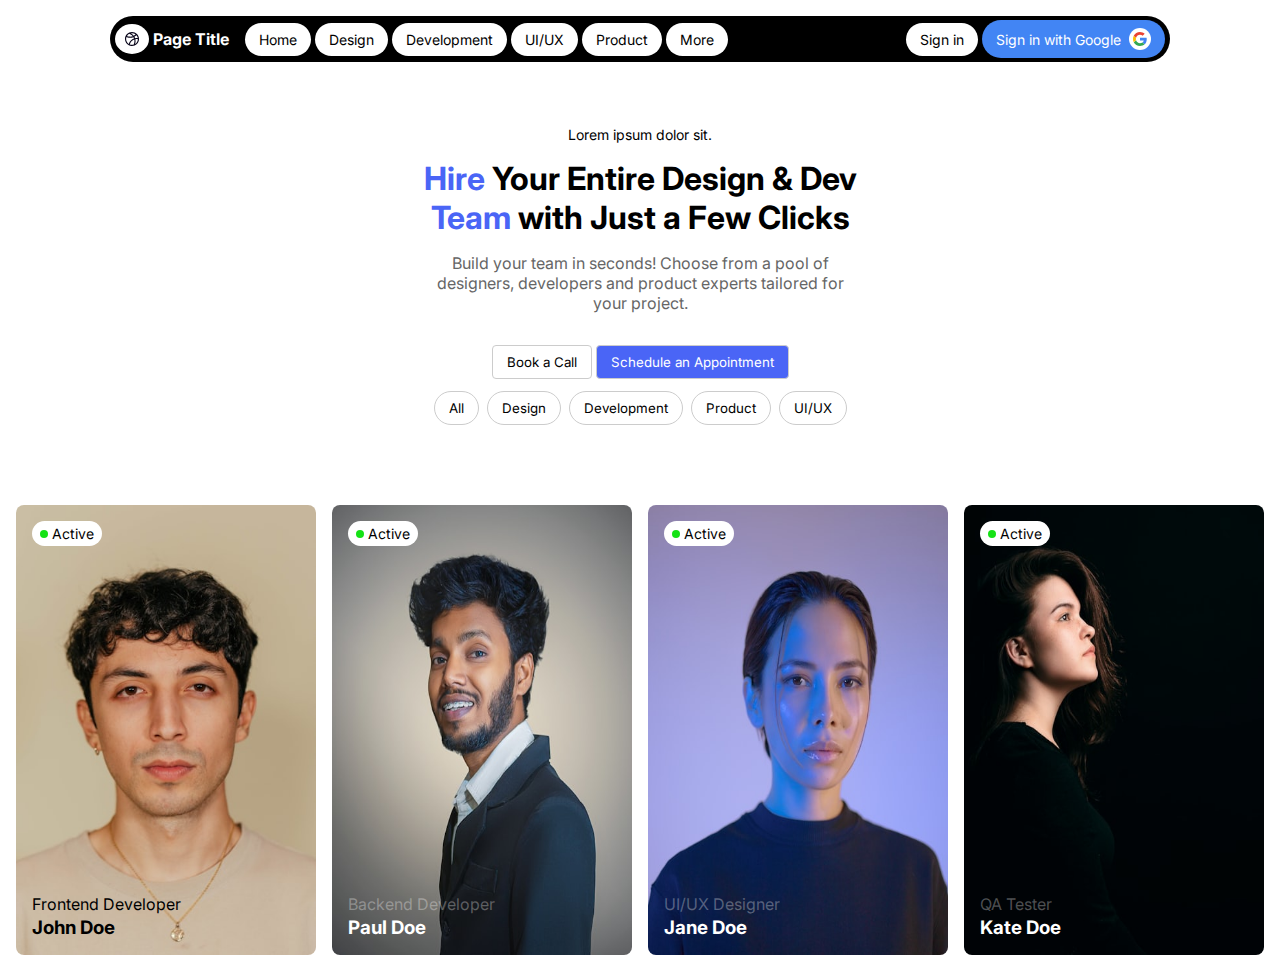
<file: startup-tech-page/index.html>
<!DOCTYPE html>
<html lang="en">
  <head>
    <meta charset="UTF-8" />
    <meta name="viewport" content="width=device-width, initial-scale=1.0" />
    <title>Startup Page</title>
    <link rel="stylesheet" href="./style/index.css" />
    <link rel="preconnect" href="https://fonts.googleapis.com" />
    <link rel="preconnect" href="https://fonts.gstatic.com" crossorigin />
    <link
      href="https://fonts.googleapis.com/css2?family=Inter:ital,opsz,wght@0,14..32,100..900;1,14..32,100..900&display=swap"
      rel="stylesheet"
    />
  </head>
  <body>
    <header>
      <div class="header-wrapper">
        <a href="#" class="page-title">
          <span
            ><svg
              width="14"
              height="14"
              viewBox="0 0 48 48"
              fill="none"
              xmlns="http://www.w3.org/2000/svg"
            >
              <path
                fill-rule="evenodd"
                clip-rule="evenodd"
                d="M24 0C10.742 0 0 10.7498 0 23.9956C0 36.5868 9.71393 46.9217 22.0532 47.9134V48H24C37.258 48 48 37.2502 48 24.0043C48 10.7595 37.2589 0 24 0ZM29.3032 43.4004C27.7975 43.8111 26.2214 44.0511 24.5969 44.0985H24C21.2911 44.0985 18.7067 43.562 16.3475 42.5894C18.6318 34.3589 24.8241 28.4635 31.9118 25.8292C33.135 31.7571 32.2471 38.1095 29.3032 43.4004ZM30.8326 22.08C22.7432 24.9937 15.6783 31.5568 12.8395 40.7165C7.44677 37.1096 3.8935 30.9649 3.8935 23.9956C3.8935 21.5243 4.33988 19.1566 5.15651 16.969C7.59064 18.1819 10.1934 19.0398 12.8701 19.5169C16.2797 20.142 19.7731 20.1212 23.1729 19.5082C25.108 19.1589 26.9973 18.6024 28.8087 17.8609C29.615 19.2013 30.2932 20.6137 30.8326 22.08ZM35.6646 24.7577C36.8336 30.1535 36.4791 35.8714 34.6135 41.0807C40.1485 37.6339 43.8853 31.5722 44.097 24.6278C41.3455 24.1289 38.4774 24.1898 35.6646 24.7577ZM43.8265 20.6423C40.7794 20.2144 37.6459 20.3534 34.5849 21.0073C33.9821 19.316 33.2212 17.6868 32.3146 16.1398C34.8294 14.6874 37.126 12.8594 39.1002 10.7278C41.5146 13.4731 43.1929 16.8813 43.8265 20.6423ZM13.558 15.6853C11.2327 15.2713 8.97419 14.525 6.86653 13.4717C8.67922 10.5282 11.2294 8.0868 14.2599 6.40545L14.2833 6.4128L14.2842 6.41308L14.2843 6.41311L14.2843 6.41313C14.6145 6.51703 14.9297 6.61622 15.2332 6.72516C15.3451 6.76792 15.4548 6.80949 15.562 6.85012L15.5636 6.85076L15.5637 6.85079L15.5638 6.85081C16.0559 7.03742 16.4954 7.20405 16.8625 7.37425L16.9673 7.42662L16.9923 7.43823C17.2241 7.54605 17.5582 7.70528 17.8592 7.84883C18.0192 7.92518 18.1699 7.99703 18.2911 8.05433L18.2956 8.0568C18.3968 8.11118 18.4819 8.15685 18.5611 8.2041C18.6256 8.24595 18.6832 8.27985 18.7141 8.29793C18.7706 8.331 18.8287 8.3637 18.8765 8.39033C18.9174 8.41305 18.9575 8.43518 18.9876 8.45168L19.0027 8.46L19.0348 8.4777L19.0388 8.48003C19.0834 8.50575 19.1376 8.53665 19.1993 8.5719C19.3317 8.64743 19.499 8.7429 19.6828 8.85045C19.8123 8.92635 19.9335 8.99873 20.0323 9.06C20.1058 9.10565 20.1458 9.13213 20.161 9.14221L20.1619 9.1428C20.1681 9.14696 20.1695 9.14792 20.167 9.146L20.2524 9.21068L20.3472 9.267C20.4918 9.35281 20.6343 9.45141 20.8121 9.57443L20.8121 9.57446L20.8122 9.57451L20.8129 9.57503C20.8941 9.6312 20.9827 9.69248 21.0821 9.75998L21.1497 9.8058L21.2071 9.8382C21.2071 9.83826 21.2081 9.83896 21.2102 9.84037C21.2115 9.84127 21.2133 9.84247 21.2155 9.84398C21.2309 9.85438 21.2684 9.87966 21.3338 9.92648C21.4344 9.99848 21.5558 10.0889 21.6895 10.1894L21.8477 10.3086C21.9291 10.37 22.0116 10.4323 22.0818 10.4848C22.1745 10.5542 22.2879 10.6384 22.3903 10.7093C23.8842 11.8519 25.2498 13.1566 26.4655 14.5946C25.1721 15.0679 23.8389 15.4322 22.4815 15.6773C19.5224 16.2108 16.5 16.2252 13.5682 15.6872L13.5631 15.6862L13.558 15.6853ZM24 3.89279C28.615 3.89279 32.8666 5.44933 36.2598 8.06515C34.4807 9.98991 32.3974 11.6291 30.1163 12.9119C28.548 10.9186 26.7335 9.12387 24.7106 7.58288L24.6617 7.54568L24.611 7.51185L24.5972 7.50225C24.5864 7.49463 24.572 7.48433 24.5536 7.47092C24.5162 7.44378 24.4699 7.40953 24.4144 7.36796C24.3515 7.32087 24.2883 7.27322 24.2205 7.22204L24.2204 7.22194L24.2065 7.21144C24.1515 7.16991 24.0933 7.12598 24.0295 7.07809C23.8917 6.97443 23.7405 6.86168 23.6016 6.76216C23.5045 6.6926 23.365 6.59421 23.2225 6.50745L23.1322 6.44493L23.1317 6.44458L23.1316 6.44456C22.9463 6.31619 22.6683 6.12362 22.4153 5.96829C22.179 5.80263 21.8596 5.6139 21.6504 5.49137C21.4478 5.37274 21.2296 5.24823 21.0942 5.17093L21.0931 5.17033L20.9905 5.11166C20.9656 5.0971 20.9439 5.08501 20.9349 5.08002L20.9349 5.08L20.9344 5.07973L20.9332 5.07906L20.8807 5.04998L20.8629 5.04018C20.8327 5.02356 20.8024 5.00691 20.771 4.98941C20.735 4.96939 20.7059 4.95288 20.6847 4.94052L20.6701 4.93028L20.6184 4.89871C20.4314 4.78446 20.2366 4.68012 20.1308 4.62348L20.1286 4.62227L20.0917 4.60254L20.0465 4.57819L20.0001 4.55626C19.9072 4.5124 19.7698 4.44697 19.6139 4.37264C21.0257 4.05849 22.4935 3.89279 24 3.89279Z"
                fill="#060318"
              />
            </svg>
          </span>
          <h1>Page Title</h1>
        </a>

        <nav>
          <a href="#">Home</a>
          <a href="#">Design</a>
          <a href="#">Development</a>
          <a href="#">UI/UX</a>
          <a href="#">Product</a>
          <a href="#">More</a>
        </nav>
      </div>
      <div class="header-wrapper">
        <button>Sign in</button>
        <button>
          <span>Sign in with Google</span>
          <span
            ><svg
              width="14"
              height="14"
              viewBox="0 0 48 48"
              fill="none"
              xmlns="http://www.w3.org/2000/svg"
            >
              <path
                d="M23.9996 19.6363V28.9309H36.916C36.3488 31.9199 34.6468 34.4509 32.0941 36.1527L39.8831 42.1964C44.4213 38.0075 47.0395 31.8547 47.0395 24.5456C47.0395 22.8438 46.8868 21.2073 46.6031 19.6366L23.9996 19.6363Z"
                fill="#4285F4"
              />
              <path
                d="M10.5494 28.568L8.79263 29.9128L2.57434 34.7564C6.52342 42.589 14.6174 48 23.9991 48C30.4789 48 35.9116 45.8618 39.8826 42.1964L32.0936 36.1528C29.9554 37.5927 27.2281 38.4656 23.9991 38.4656C17.7591 38.4656 12.4575 34.2547 10.5592 28.5819L10.5494 28.568Z"
                fill="#34A853"
              />
              <path
                d="M2.57436 13.2436C0.938084 16.4726 0 20.1163 0 23.9999C0 27.8834 0.938084 31.5271 2.57436 34.7561C2.57436 34.7777 10.5599 28.5597 10.5599 28.5597C10.08 27.1197 9.79624 25.5925 9.79624 23.9996C9.79624 22.4067 10.08 20.8795 10.5599 19.4395L2.57436 13.2436Z"
                fill="#FBBC05"
              />
              <path
                d="M23.9996 9.55636C27.5342 9.55636 30.676 10.7781 33.1851 13.1345L40.0577 6.2619C35.8904 2.37833 30.4797 0 23.9996 0C14.6179 0 6.52342 5.38908 2.57434 13.2437L10.5597 19.44C12.4578 13.7672 17.7596 9.55636 23.9996 9.55636Z"
                fill="#EA4335"
              /></svg
          ></span>
        </button>
      </div>
      <div class="menu-icon">
        <svg
          width="18"
          height="14"
          viewBox="0 0 18 14"
          fill="none"
          xmlns="http://www.w3.org/2000/svg"
        >
          <path
            d="M1 1H17M1 7H17M1 13H17"
            stroke="white"
            stroke-width="2"
            stroke-linecap="round"
            stroke-linejoin="round"
          />
        </svg>
      </div>
    </header>
    <main>
      <div class="main-wrapper">
        <h2>Lorem ipsum dolor sit.</h2>
        <h1>
          <span class="text-special">Hire</span> Your Entire Design & Dev
          <span class="text-special">Team</span> with Just a Few Clicks
        </h1>
        <p>
          Build your team in seconds! Choose from a pool of designers,
          developers and product experts tailored for your project.
        </p>
        <div class="title-actions">
          <div class="cta">
            <button>Book a Call</button>
            <button>Schedule an Appointment</button>
          </div>
          <div class="role-filter">
            <button>All</button>
            <button>Design</button>
            <button>Development</button>
            <button>Product</button>
            <button>UI/UX</button>
          </div>
        </div>
      </div>
      <div class="profiles-wrapper">
        <div class="profile">
          <div class="status">
            <span></span>
            <p>Active</p>
          </div>
          <img src="images/male[1].jpg" alt="Designer" width="200px" />
          <div class="profile-description">
            <span>Frontend Developer</span>
            <h3>John Doe</h3>
          </div>
        </div>
        <div class="profile">
          <div class="status">
            <span></span>
            <p>Active</p>
          </div>
          <img src="images/male[2].jpg" alt="Designer" width="200px" />
          <div class="profile-description">
            <span>Backend Developer</span>
            <h3>Paul Doe</h3>
          </div>
        </div>
        <div class="profile">
          <div class="status">
            <span></span>
            <p>Active</p>
          </div>
          <img src="images/female[1].jpg" alt="Designer" width="200px" />
          <div class="profile-description">
            <span>UI/UX Designer</span>
            <h3>Jane Doe</h3>
          </div>
        </div>
        <div class="profile">
          <div class="status">
            <span></span>
            <p>Active</p>
          </div>
          <img src="images/female[2].jpg" alt="Designer" width="200px" />
          <div class="profile-description">
            <span>QA Tester</span>
            <h3>Kate Doe</h3>
          </div>
        </div>
      </div>
    </main>
  </body>
</html>
</file>
<file: startup-tech-page/style/index.css>
@import url("header.css");
@import url("main.css");

*,
*::after,
*::before {
  margin: 0;
  padding: 0;
  box-sizing: border-box;
  text-decoration: none;
  font-family: "Inter", sans-serif;
}

body {
  height: auto;
  padding: 1rem;
  display: flex;
  flex-direction: column;
  gap: 3rem;
}

main {
  height: 100%;
  display: flex;
  flex-direction: column;
  gap: 4rem;
}
</file>
